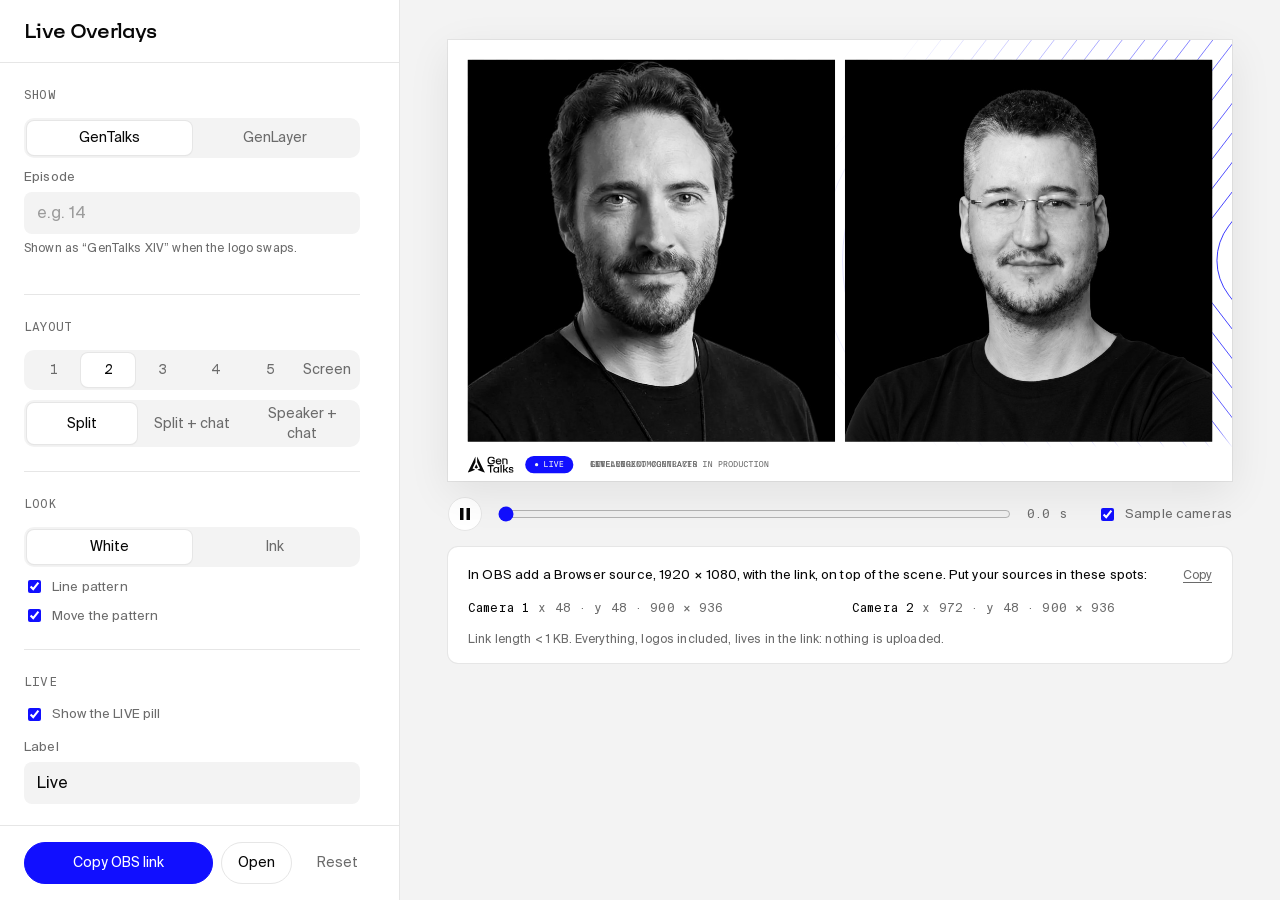
<file: index.html>
<!doctype html>
<html lang="en">
<head>
  <meta charset="utf-8">
  <meta name="viewport" content="width=device-width, initial-scale=1">
  <title>GenLayer Live Overlays</title>
  <link rel="icon" href="assets/gl-mark.svg">
  <link rel="stylesheet" href="fonts/fonts.css">
  <link rel="stylesheet" href="editor.css">
</head>
<body>
  <aside class="panel">
    <header class="panel-header">
      <h1>Live Overlays</h1>
    </header>

    <form class="panel-body" id="form" autocomplete="off">
      <section>
        <h2>Show</h2>
        <div class="segmented" role="radiogroup" aria-label="Show" data-bind="show">
          <button type="button" role="radio" data-value="gentalks">GenTalks</button>
          <button type="button" role="radio" data-value="genlayer">GenLayer</button>
        </div>
        <label class="field" data-when="gentalks">
          <span>Episode</span>
          <input name="episode" type="text" inputmode="numeric" placeholder="e.g. 14">
          <small>Shown as “GenTalks XIV” when the logo swaps.</small>
        </label>
        <label class="field" data-when="genlayer">
          <span>Stream title</span>
          <input name="title" type="text" placeholder="e.g. AMA">
          <small>Shown when the logo swaps.</small>
        </label>
      </section>

      <section>
        <h2>Layout</h2>
        <div class="segmented" role="radiogroup" aria-label="Cameras" id="groups"></div>
        <div class="segmented is-wrapping" role="radiogroup" aria-label="Layout" id="layouts"></div>
      </section>

      <section>
        <h2>Look</h2>
        <div class="segmented" role="radiogroup" aria-label="Theme" data-bind="theme">
          <button type="button" role="radio" data-value="light">White</button>
          <button type="button" role="radio" data-value="ink">Ink</button>
        </div>
        <label class="check"><input type="checkbox" name="pattern"> Line pattern</label>
        <label class="check"><input type="checkbox" name="motion"> Move the pattern</label>
      </section>

      <section>
        <h2>Live</h2>
        <label class="check is-first"><input type="checkbox" name="live.on"> Show the LIVE pill</label>
        <label class="field">
          <span>Label</span>
          <input name="live.label" type="text" placeholder="Live">
        </label>
      </section>

      <section>
        <h2>Bottom band</h2>
        <label class="check is-first"><input type="checkbox" name="band.on"> Show the band</label>
        <div data-when="band">
          <label class="field">
            <span>Ticker</span>
            <textarea name="band.ticker" rows="4" placeholder="One line per message, up to five"></textarea>
            <small>The lines take turns over the 15 second loop.</small>
          </label>
          <label class="field">
            <span>Sponsor label</span>
            <input name="band.sponsorLabel" type="text" placeholder="Supported by">
          </label>
          <div id="sponsors"></div>
          <div class="button-row">
            <button type="button" class="button small" id="add-sponsor">Add logo</button>
            <input type="file" id="sponsor-file" accept="image/*,.svg" multiple hidden>
          </div>
          <label class="check"><input type="checkbox" name="band.black"> Make logos black</label>
          <p class="hint">Up to five. SVG or transparent PNG works best. They take turns on the right of the band.</p>
        </div>
      </section>

      <section>
        <h2>Name tags</h2>
        <label class="check is-first"><input type="checkbox" name="names.on"> Show name tags</label>
        <div data-when="names">
          <label class="check"><input type="checkbox" name="names.stay"> Keep them on (no animation)</label>
          <div id="names"></div>
          <p class="hint">In camera order. Full screen shows the name, role and company; the other layouts show the name only.</p>
        </div>
      </section>

      <section>
        <h2>Presets</h2>
        <div class="preset-save">
          <input type="text" id="preset-name" placeholder="Name, e.g. GenTalks XV" aria-label="Preset name">
          <button type="button" class="button small" id="preset-save">Save</button>
        </div>
        <div id="presets"></div>
      </section>
    </form>

    <footer class="panel-footer">
      <button type="button" class="button primary" id="copy-link">Copy OBS link</button>
      <button type="button" class="button" id="open-link">Open</button>
      <button type="button" class="button quiet" id="reset">Reset</button>
    </footer>
  </aside>

  <main class="stage" id="stage">
    <div class="stage-frame" id="frame">
      <iframe id="preview" src="overlay.html?samples" title="Overlay preview" width="1920" height="1080"></iframe>
    </div>

    <div class="transport">
      <button type="button" class="button small icon" id="play" aria-label="Pause"></button>
      <input type="range" id="scrub" min="0" max="15000" step="10" value="0" aria-label="Loop position">
      <span class="time" id="time">0.0 s</span>
      <label class="check"><input type="checkbox" id="samples" checked> Sample cameras</label>
    </div>

    <div class="obs">
      <div class="obs-head">
        <p><strong>In OBS</strong> add a Browser source, 1920 × 1080, with the link, on top of the scene. Put your sources in these spots:</p>
        <button type="button" class="link" id="copy-holes">Copy</button>
      </div>
      <ol class="holes" id="holes"></ol>
      <p class="hint" id="link-size"></p>
    </div>
  </main>

  <template id="sponsor-template">
    <div class="logo-row">
      <div class="thumb is-logo has-image"></div>
      <div class="logo-tools">
        <span class="logo-name"></span>
        <div class="logo-actions">
          <button type="button" class="link" data-action="up">Up</button>
          <button type="button" class="link" data-action="down">Down</button>
          <button type="button" class="link" data-action="remove">Remove</button>
        </div>
      </div>
    </div>
  </template>

  <template id="name-template">
    <fieldset class="name-row">
      <legend></legend>
      <input type="text" data-key="name" placeholder="Name, or pick someone" aria-label="Name" list="people">
      <div class="field-row">
        <input type="text" data-key="role" placeholder="Role" aria-label="Role">
        <input type="text" data-key="company" placeholder="Company" aria-label="Company">
      </div>
    </fieldset>
  </template>

  <datalist id="people"></datalist>

  <script src="js/config.js"></script>
  <script src="js/people.js"></script>
  <script src="js/store.js"></script>
  <script src="js/editor.js"></script>
</body>
</html>
</file>
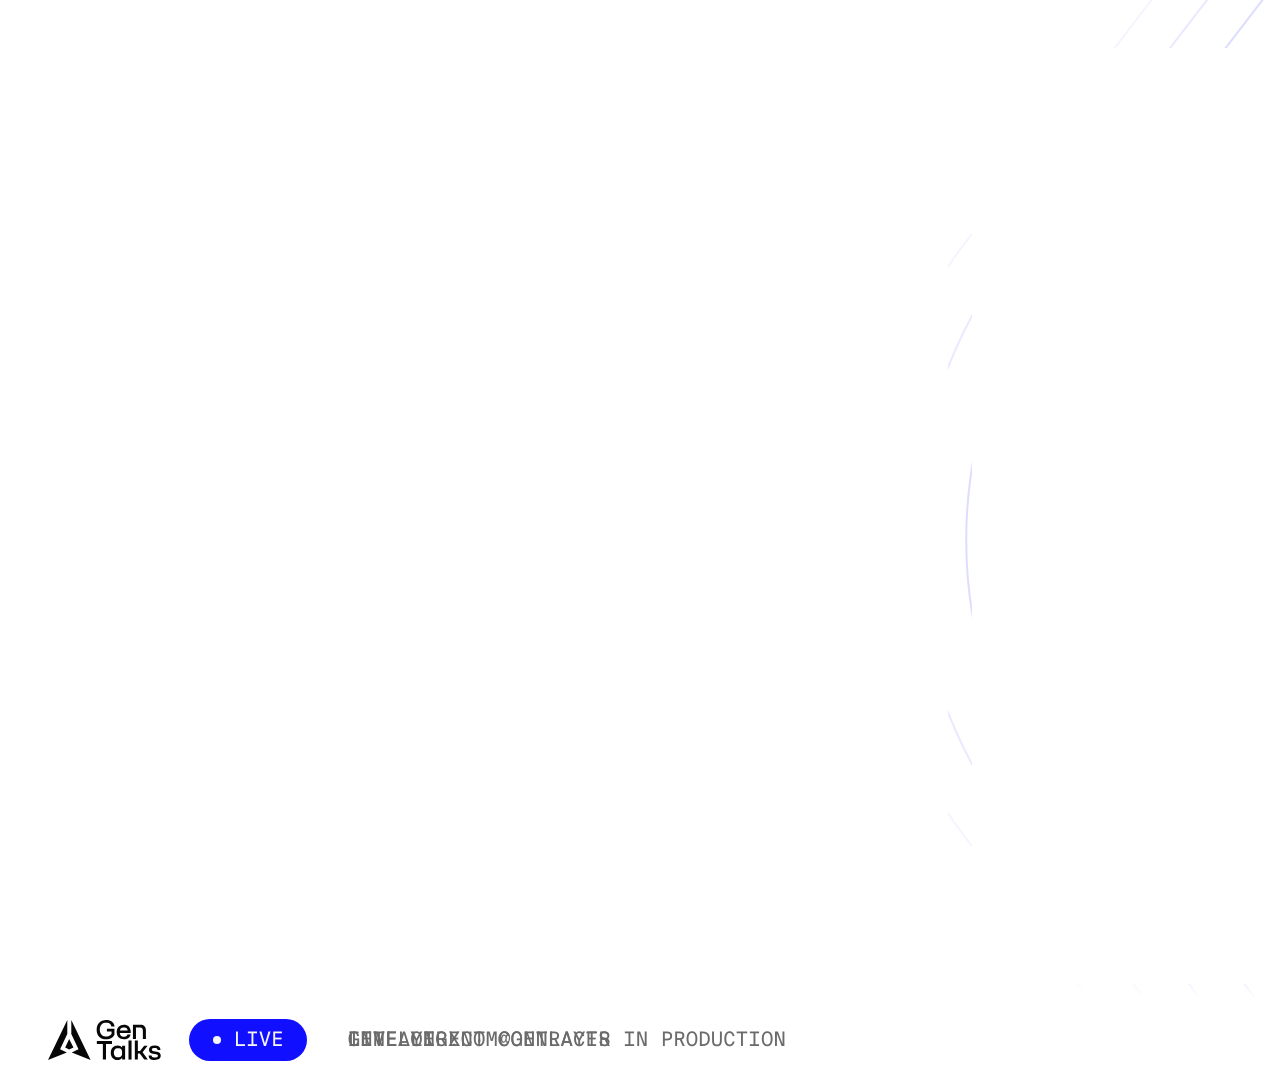
<file: overlay.html>
<!doctype html>
<html lang="en">
<head>
  <meta charset="utf-8">
  <title>GenLayer Live overlay</title>
  <link rel="icon" href="data:,">
  <link rel="stylesheet" href="fonts/fonts.css">
  <link rel="stylesheet" href="overlay.css">
</head>
<body>
  <div id="stage"></div>
  <script src="js/config.js"></script>
  <script src="js/timeline.js"></script>
  <script src="js/logos.js"></script>
  <script src="js/render.js"></script>
  <script src="js/overlay.js"></script>
</body>
</html>
</file>
<file: fonts/fonts.css>
@font-face { font-family: "GL Lineca"; font-weight: 100 900; font-display: block; src: url("F37Lineca-VF.woff2") format("woff2"); }
@font-face { font-family: "GL Suisse"; font-weight: 400; font-display: block; src: url("SuisseIntl-Regular.woff2") format("woff2"); }
@font-face { font-family: "GL Mono"; font-weight: 400; font-display: block; src: url("SuisseIntlMono-Regular.woff2") format("woff2"); }
</file>
<file: editor.css>
/* The editor. Same chrome as the Livestream Builder. The overlay itself is overlay.css. */

:root {
  --ink: #070707;
  --blue: #110fff;
  --muted: #6b6b6b;
  --line: #e6e6e6;
  --field: #f3f3f3;
  --stage: #f3f3f3;
  --ui: "GL Suisse", sans-serif;
  --display: "GL Lineca", sans-serif;
  --mono: "GL Mono", monospace;
}

* {
  box-sizing: border-box;
}

html,
body {
  height: 100%;
  margin: 0;
}

body {
  display: grid;
  grid-template-columns: 400px minmax(0, 1fr);
  font-family: var(--ui);
  font-size: 14px;
  line-height: 1.4;
  letter-spacing: 0.01em;
  color: var(--ink);
  background: #fff;
  font-synthesis: none;
  -webkit-font-smoothing: antialiased;
  opacity: 0;
}

/* Nothing shows until the brand fonts are in, so a fallback face never flashes. */
body.is-ready {
  opacity: 1;
  transition: opacity 160ms ease-out;
}

[hidden] {
  display: none !important;
}

/* Panel */

.panel {
  display: flex;
  flex-direction: column;
  min-height: 0;
  height: 100vh;
  border-right: 1px solid var(--line);
}

.panel-header {
  display: flex;
  align-items: center;
  gap: 12px;
  padding: 20px 24px;
  border-bottom: 1px solid var(--line);
}

.panel-header h1 {
  margin: 0;
  font-family: var(--display);
  font-weight: 500;
  font-size: 22px;
  line-height: 1;
  letter-spacing: -0.03em;
}

.panel-body {
  scrollbar-gutter: stable;
  flex: 1;
  min-height: 0;
  overflow-y: auto;
  padding: 0 24px 24px;
}

.panel-body section {
  padding: 24px 0;
  border-bottom: 1px solid var(--line);
}

.panel-body section:last-of-type {
  border-bottom: 0;
}

h2 {
  margin: 0 0 14px;
  font-family: var(--mono);
  font-weight: 400;
  font-size: 12px;
  letter-spacing: 0.02em;
  text-transform: uppercase;
  color: var(--muted);
}

.field {
  display: block;
  margin-bottom: 14px;
}

.field:last-child {
  margin-bottom: 0;
}

.field > span {
  display: block;
  margin-bottom: 6px;
  color: var(--muted);
  font-size: 13px;
}

.field small,
.hint {
  display: block;
  margin: 6px 0 0;
  color: var(--muted);
  font-size: 12px;
}

.hint {
  margin-top: 14px;
}

.field-row {
  display: grid;
  grid-template-columns: 1fr 1fr;
  gap: 10px;
}

select {
  appearance: none;
  padding-right: 44px;
  /* Remix Icon "arrow-down-s-line" */
  background-image: url("data:image/svg+xml,%3Csvg xmlns='http://www.w3.org/2000/svg' viewBox='0 0 24 24' width='20' height='20' fill='%23070707'%3E%3Cpath d='M12 13.1717L16.9497 8.22192L18.3639 9.63614L12 16L5.63604 9.63614L7.05025 8.22192L12 13.1717Z'/%3E%3C/svg%3E");
  background-repeat: no-repeat;
  background-position: right 12px center;
  cursor: pointer;
}

.visually-hidden {
  position: absolute;
  width: 1px;
  height: 1px;
  overflow: hidden;
  clip-path: inset(50%);
  white-space: nowrap;
}

.field-row .field {
  margin: 0;
}

input[type="text"],
select,
textarea {
  display: block;
  width: 100%;
  padding: 9px 12px;
  border: 1px solid transparent;
  border-radius: 8px;
  background-color: var(--field);
  color: var(--ink);
  font: inherit;
  font-size: 16px;
  line-height: 1.35;
  resize: vertical;
}

input[type="text"]::placeholder,
textarea::placeholder {
  color: #9c9c9c;
}

input[type="text"]:hover,
select:hover,
textarea:hover {
  border-color: var(--line);
}

input[type="text"]:focus-visible,
select:focus-visible,
textarea:focus-visible {
  outline: 0;
  border-color: var(--blue);
  background-color: #fff;
}

button {
  font: inherit;
  color: inherit;
  cursor: pointer;
}

button:focus-visible,
input[type="range"]:focus-visible,
input[type="checkbox"]:focus-visible {
  outline: 2px solid var(--blue);
  outline-offset: 2px;
}

.segmented {
  display: flex;
  padding: 3px;
  border-radius: 10px;
  background: var(--field);
}

.segmented.is-wrapping {
  display: grid;
  grid-template-columns: repeat(3, 1fr);
}

.segmented button {
  flex: 1;
  min-height: 34px;
  border: 0;
  border-radius: 7px;
  background: transparent;
  color: var(--muted);
  font-variant-numeric: tabular-nums;
}

.segmented button[aria-checked="true"] {
  background: #fff;
  color: var(--ink);
  box-shadow: 0 0 0 1px var(--line), 0 1px 2px rgb(0 0 0 / 0.06);
}

/* Speakers */

.thumb {
  position: relative;
  width: 88px;
  height: 110px;
  padding: 0;
  border: 0;
  border-radius: 6px;
  background: var(--ink) center 25% / cover no-repeat;
  overflow: hidden;
}

.thumb::after {
  content: "Add photo";
  position: absolute;
  inset: 0;
  display: grid;
  place-items: center;
  font-size: 12px;
  color: #9c9c9c;
}

.thumb.has-image::after {
  content: "Replace";
  color: #fff;
  background: rgb(7 7 7 / 0.55);
  opacity: 0;
  transition: opacity 120ms ease-out;
}

.thumb.has-image:hover::after,
.thumb.has-image:focus-visible::after {
  opacity: 1;
}

.thumb.is-logo {
  width: 110px;
  height: 72px;
  background-color: var(--field);
  background-size: 70% 70%;
  background-size: contain;
  background-origin: content-box;
  padding: 12px;
  border: 1px solid var(--line);
}

.thumb.is-logo::after {
  content: "Add logo";
  color: var(--muted);
}

.thumb.is-logo.has-image::after {
  content: "Replace";
  color: #fff;
}

.link {
  padding: 4px 0;
  border: 0;
  background: none;
  color: var(--muted);
  font-size: 12px;
  text-decoration: underline;
  text-underline-offset: 3px;
  white-space: nowrap;
}

.link:hover {
  color: var(--ink);
}

.logo-row {
  display: flex;
  align-items: center;
  gap: 14px;
  margin-bottom: 12px;
}

.logo-tools {
  display: grid;
  gap: 2px;
  min-width: 0;
}

.logo-name {
  overflow: hidden;
  text-overflow: ellipsis;
  white-space: nowrap;
  font-size: 13px;
}

.check {
  display: flex;
  align-items: center;
  gap: 8px;
  font-size: 13px;
  color: var(--muted);
}

.check input {
  accent-color: var(--blue);
}

.button-row {
  display: flex;
  gap: 8px;
  margin-bottom: 14px;
}

.button.small {
  min-height: 34px;
  padding: 0 14px;
  font-size: 13px;
}

/* Footer */

.panel-footer {
  display: flex;
  gap: 8px;
  padding: 16px 24px;
  border-top: 1px solid var(--line);
}

.button {
  min-height: 42px;
  padding: 0 16px;
  border: 1px solid var(--line);
  border-radius: 999px;
  background: #fff;
  white-space: nowrap;
  transition: transform 120ms ease-out;
}

.button:active {
  transform: scale(0.98);
}

.button.primary {
  flex: 1;
  border-color: var(--blue);
  background: var(--blue);
  color: #fff;
}

.button.quiet {
  border-color: transparent;
  color: var(--muted);
}

/* Editor additions */

.segmented + .segmented,
.segmented + .field,
.segmented + .check {
  margin-top: 10px;
}

.check {
  margin-top: 10px;
}

.check.is-first {
  margin: 0 0 14px;
}

.logo-actions {
  display: flex;
  gap: 12px;
}

.logo-row {
  margin-top: 4px;
}

.name-row {
  display: grid;
  gap: 6px;
  margin: 14px 0 0;
  padding: 0;
  border: 0;
  min-width: 0;
}

.name-row legend {
  padding: 0;
  margin-bottom: 6px;
  font-size: 13px;
  color: var(--muted);
}

.name-row .field-row {
  gap: 6px;
}

.preset-save {
  display: flex;
  gap: 8px;
}

.preset {
  display: flex;
  align-items: center;
  gap: 12px;
  padding: 10px 0;
  border-bottom: 1px solid var(--line);
}

.preset:last-child {
  border-bottom: 0;
}

.preset span {
  flex: 1;
  min-width: 0;
  overflow: hidden;
  text-overflow: ellipsis;
  white-space: nowrap;
}

#presets:not(:empty) {
  margin-top: 8px;
}

/* Stage */

.stage {
  display: flex;
  flex-direction: column;
  gap: 16px;
  min-width: 0;
  height: 100vh;
  padding: 40px 48px 32px;
  overflow-y: auto;
  background: var(--stage);
}

.stage-frame {
  position: relative;
  flex: none;
  width: 100%;
  aspect-ratio: 16 / 9;
  overflow: hidden;
  /* A checkerboard shows what OBS will see through when the sample cameras are off. */
  background: repeating-conic-gradient(#e2e2e2 0 25%, #f7f7f7 0 50%) 0 0 / 24px 24px;
  box-shadow: 0 0 0 1px rgb(0 0 0 / 0.06), 0 12px 40px rgb(0 0 0 / 0.08);
}

.stage-frame iframe {
  position: absolute;
  top: 0;
  left: 0;
  width: 1920px;
  height: 1080px;
  border: 0;
  transform-origin: 0 0;
  background: transparent;
}

.transport {
  display: flex;
  align-items: center;
  gap: 14px;
}

.transport input[type="range"] {
  flex: 1;
  min-width: 0;
  accent-color: var(--blue);
}

.transport .check {
  margin: 0;
  white-space: nowrap;
}

.time {
  width: 56px;
  font-family: var(--mono);
  font-size: 12px;
  color: var(--muted);
  font-variant-numeric: tabular-nums;
}

.button.icon {
  width: 34px;
  padding: 0;
  display: grid;
  place-items: center;
}

.button.icon::before {
  content: "";
  width: 10px;
  height: 12px;
  background: var(--ink);
  /* pause bars */
  clip-path: polygon(0 0, 35% 0, 35% 100%, 0 100%, 0 0, 65% 0, 100% 0, 100% 100%, 65% 100%, 65% 0);
}

.button.icon.is-paused::before {
  /* play triangle */
  clip-path: polygon(0 0, 100% 50%, 0 100%);
}

.obs {
  padding: 16px 20px;
  border-radius: 10px;
  background: #fff;
  box-shadow: 0 0 0 1px var(--line);
}

.obs-head {
  display: flex;
  align-items: baseline;
  gap: 16px;
}

.obs-head p {
  flex: 1;
  margin: 0;
  font-size: 13px;
}

.holes {
  display: grid;
  grid-template-columns: repeat(auto-fill, minmax(300px, 1fr));
  white-space: nowrap;
  gap: 6px 24px;
  margin: 12px 0 0;
  padding: 0;
  list-style: none;
  font-family: var(--mono);
  font-size: 12px;
  color: var(--muted);
  font-variant-numeric: tabular-nums;
}

.holes b {
  color: var(--ink);
  font-weight: 400;
}

@media (max-width: 900px) {
  body {
    grid-template-columns: 1fr;
  }

  .panel,
  .stage {
    height: auto;
  }

  .stage {
    order: -1;
    padding: 16px;
  }
}

@media (prefers-reduced-motion: reduce) {
  * {
    transition: none !important;
  }
}
</file>
<file: overlay.css>
/* The OBS page. 1920×1080, transparent outside the frame. White Live register: ink #070707,
   one blue #110FFF, F37 Lineca Medium −3% for names and titles, Suisse Int'l Mono for labels. */

:root {
  --bg: #fff;
  --ink: #070707;
  --blue: #110fff;
  --muted: #6b6b6b;
  --role: #9c9c9c;
  --card: #fff;
}

[data-theme="ink"] {
  --bg: #070707;
  --ink: #f5f5f5;
  --muted: #9c9c9c;
  --role: #8a8a8a;
  --card: #070707;
}

* {
  box-sizing: border-box;
  margin: 0;
  padding: 0;
}

html,
body {
  width: 1920px;
  height: 1080px;
  overflow: hidden;
  background: transparent;
}

#stage {
  position: relative;
  width: 1920px;
  height: 1080px;
  overflow: hidden;
  color: var(--ink);
  font-synthesis: none;
  -webkit-font-smoothing: antialiased;
  text-rendering: geometricPrecision;
  visibility: hidden;
}

#stage.is-ready {
  visibility: visible;
}

.abs {
  position: absolute;
}

/* Frame */

.plate {
  position: absolute;
  inset: 0;
}

.plate .fill {
  fill: var(--bg);
}

.plate .hairline {
  stroke: var(--ink);
  stroke-opacity: 0.12;
  stroke-width: 1;
}

/* Editor preview only */

.samples .feed {
  position: absolute;
  overflow: hidden;
  background: #000;
}

.samples img {
  position: absolute;
  top: 0;
  left: 50%;
  height: 100%;
  transform: translateX(-50%);
}

.samples img.is-screen {
  left: 0;
  width: 100%;
  transform: none;
  object-fit: cover;
}

/* Type */

.lineca {
  font-family: "GL Lineca", sans-serif;
  font-weight: 500;
  letter-spacing: -0.03em;
  line-height: 0.9;
}

.mono {
  font-family: "GL Mono", monospace;
  font-weight: 400;
  letter-spacing: -0.02em;
  line-height: 1.2;
  text-transform: uppercase;
}

.trim {
  text-box: trim-both cap alphabetic;
}

.logo {
  display: block;
  fill: currentColor;
}

.show-words {
  white-space: nowrap;
}

.numeral {
  color: var(--blue);
}

/* Slots: items stacked in one place, taking turns (js/timeline.js rotate). */

.slot {
  position: relative;
  overflow: hidden;
  flex: none;
}

.slot-item {
  position: absolute;
  inset: 0 auto 0 0;
  display: flex;
  align-items: center;
  width: max-content;
}

/* LIVE */

.pill {
  display: inline-flex;
  align-items: center;
  gap: 12px;
  border-radius: 999px;
  background: var(--blue);
  color: #f5f5f5;
  white-space: nowrap;
  line-height: 1.1;
}

.pill .dot {
  flex: none;
  border-radius: 50%;
  background: #f5f5f5;
}

/* Band */

.band {
  position: absolute;
  left: 0;
  top: 1000px;
  width: 1920px;
  height: 80px;
  display: flex;
  align-items: center;
  gap: 40px;
  padding: 0 48px;
  background: var(--bg);
}

.band-left {
  display: flex;
  align-items: center;
  gap: 28px;
  flex: none;
}

.band .ticker {
  flex: 1;
  min-width: 0;
  height: 40px;
}

.band .ticker .slot-item {
  right: 0;
  width: auto;
}

.band .ticker p {
  font-size: 20px;
  color: var(--muted);
  white-space: nowrap;
  overflow: hidden;
  text-overflow: ellipsis;
}

.band-sponsors {
  display: flex;
  align-items: center;
  gap: 20px;
  flex: none;
}

.sponsor-label {
  font-size: 16px;
  color: var(--muted);
  white-space: nowrap;
}

.sponsor-slot {
  height: 48px;
}

.sponsor-slot .slot-item {
  inset: 0 0 0 auto;
  justify-content: flex-end;
}

.sponsor-slot img {
  display: block;
  height: 40px;
  width: auto;
  max-width: 240px;
  object-fit: contain;
}

.sponsor-slot.is-black img {
  filter: brightness(0);
}

[data-theme="ink"] .sponsor-slot.is-black img {
  filter: brightness(0) invert(1);
}

/* Full screen */

.full-logo {
  color: #fff;
}

/* Name tags */

.card {
  background: var(--card);
  color: var(--ink);
}

.name-tag {
  padding: 13px 18px;
  font-size: 26px;
  white-space: nowrap;
}

.name-card {
  display: flex;
  flex-direction: column;
  gap: 14px;
  padding: 24px 30px 26px;
}

.name-card .name {
  font-size: 48px;
  white-space: nowrap;
}

.name-card .role {
  font-size: 20px;
  color: var(--role);
  white-space: pre-line;
}
</file>
